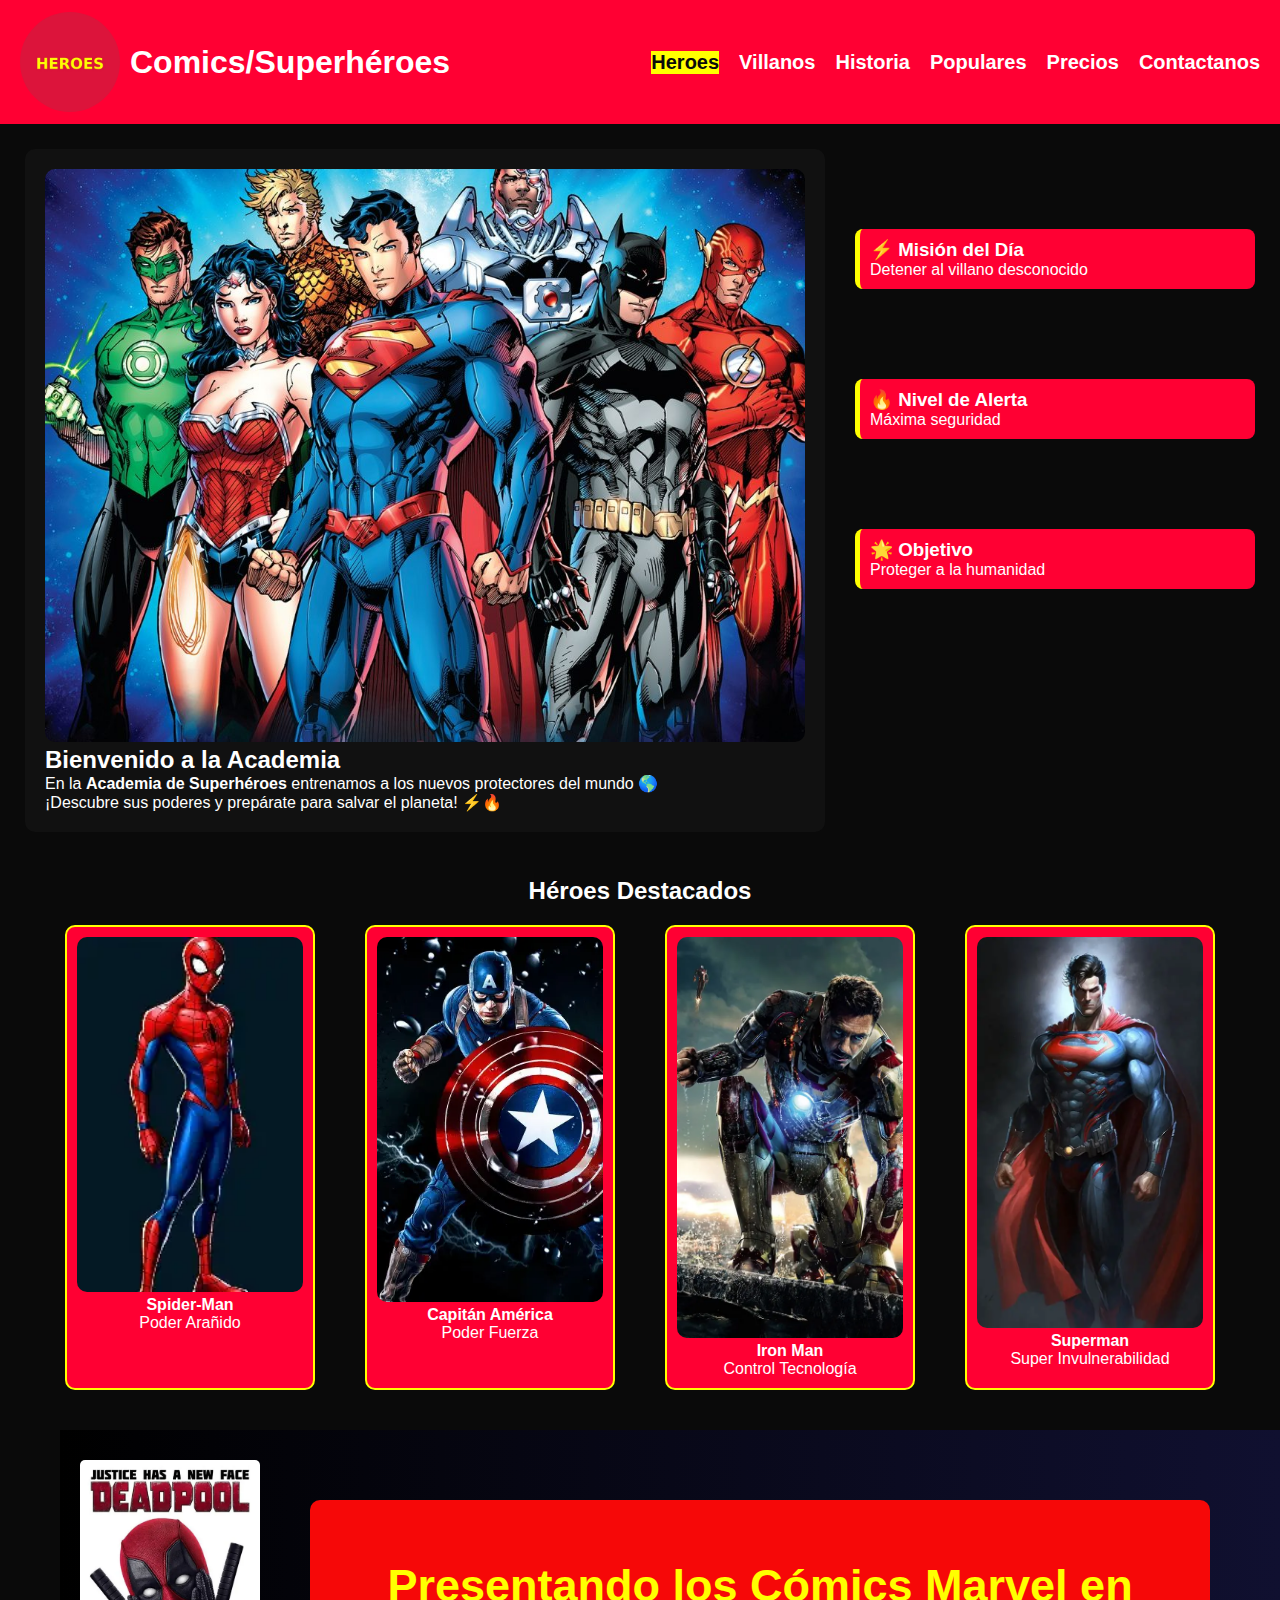
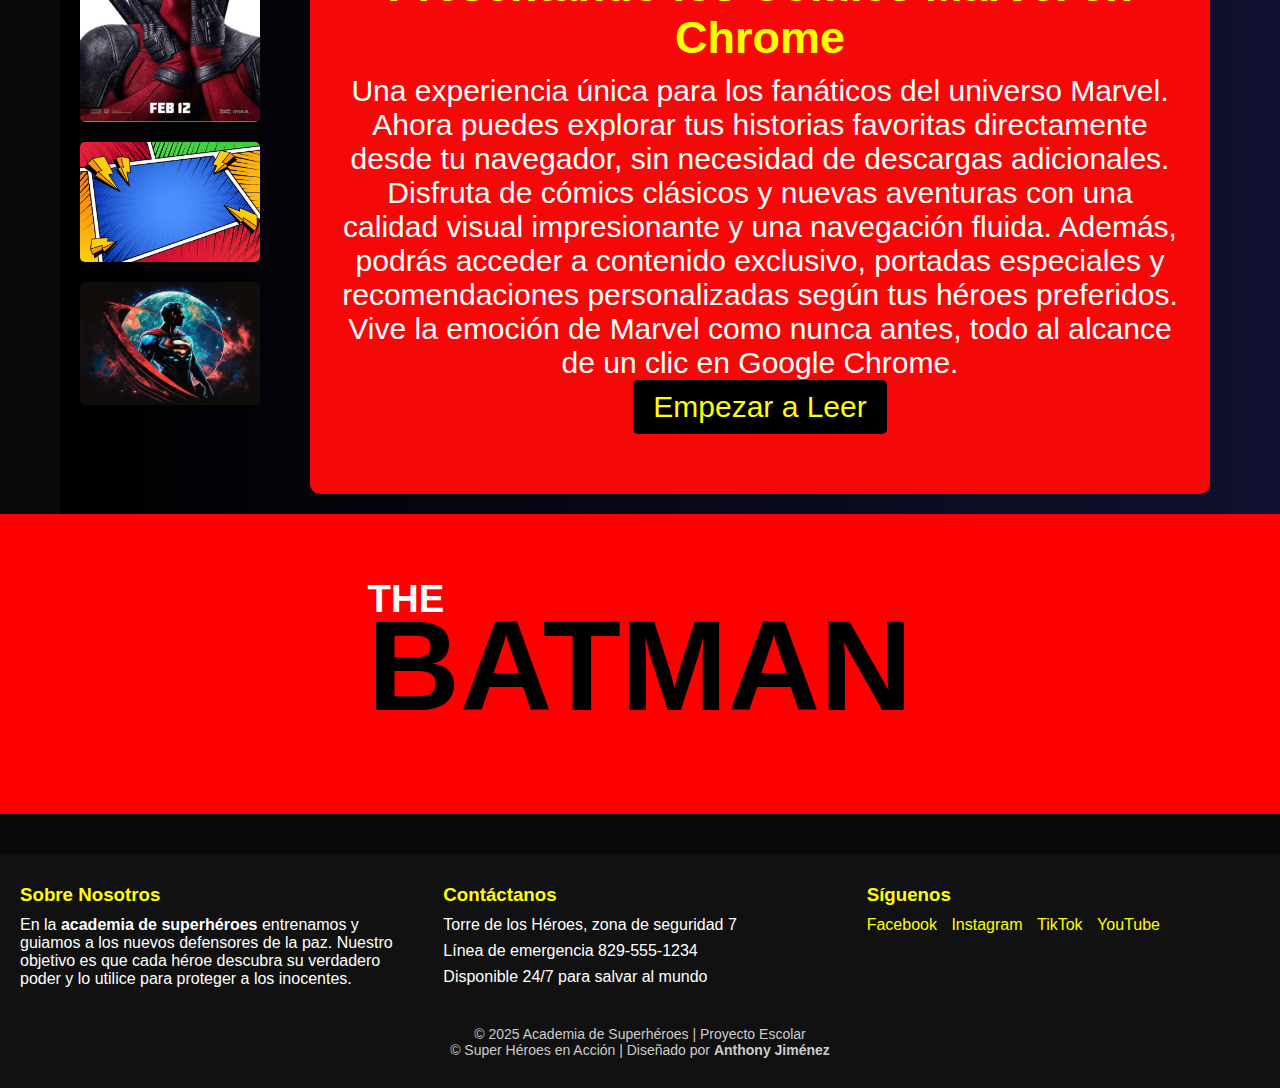
<file: index.html>
<!DOCTYPE html>
<html lang="es">
<head>
  <meta charset="UTF-8" />
  <meta name="viewport" content="width=device-width, initial-scale=1.0"/>
  <title>Anthony Barber Shop</title>
  <link rel="stylesheet" href="css/barberAnthony.css" />
</head>
<body>

  <header class="header">
    <div class="logo">
      <img src="imagenn/WhatsApp Image 2025-11-01 at 2.02.33 PM (1).jpeg" alt="Logo Héroes" />
      <h1>Comics/Superhéroes</h1>
    </div>

    <div class="menu-toggle" id="menu-toggle">
      <span></span><span></span><span></span>
    </div>

    <nav class="nav" id="nav">
      <a href="index.html" id="activo">Heroes</a>
      <a href="sevi.html">Villanos</a>
      <a href="historia.html">Historia</a>
      <a href="#">Populares</a>
      <a href="#">Precios</a>
      <a href="#">Contactanos</a>
    </nav>
  </header>

  <main class="contenedor">
    <section class="articulo">
      <img src="imagenn/superheroes-juntos-1024x772.jpg" alt="Héroes" />
      <h2>Bienvenido a la Academia</h2>
      <p>En la <b>Academia de Superhéroes</b> entrenamos a los nuevos protectores del mundo 🌎</p>
      <p>¡Descubre sus poderes y prepárate para salvar el planeta! ⚡🔥</p>
    </section>

    <aside class="publicidad">
      <div class="anuncio">
        <h3>⚡ Misión del Día</h3>
        <p>Detener al villano desconocido</p>
      </div>
      <div class="anuncio">
        <h3>🔥 Nivel de Alerta</h3>
        <p>Máxima seguridad</p>
      </div>
      <div class="anuncioo">
        <h3>🌟 Objetivo</h3>
        <p>Proteger a la humanidad</p>
      </div>
    </aside>
  </main>

  <section id="equipo">
    <h2>Héroes Destacados</h2>
    <div class="heroes-grid">
      <div class="hero-card">
        <img src="imagenn/ara3.webp" />
        <h4>Spider-Man</h4>
        <p>Poder Arañido</p>
      </div>
      <div class="hero-card">
        <img src="imagenn/capitan.webp" />
        <h4>Capitán América</h4>
        <p>Poder Fuerza</p>
      </div>
      <div class="hero-card">
        <img src="imagenn/iron man.webp" />
        <h4>Iron Man</h4>
        <p>Control Tecnología</p>
      </div>
      <div class="hero-card">
        <img src="imagenn/soper2.webp" />
        <h4>Superman</h4>
        <p>Super Invulnerabilidad</p>
      </div>
    </div>
  </section>

  <section class="banner">
    <div class="izquierda">
      <img src="imagenn/porter.webp" alt="">
      <img src="imagenn/papel-tapiz-estilo-comic_79603-1248.avif" alt="">
      <img src="imagenn/super.webp" alt="">
    </div>

    <div class="centro">
      <div class="texto">
        <h2>Presentando los Cómics Marvel en Chrome</h2>
        <p>Una experiencia única para los fanáticos del universo Marvel. Ahora puedes explorar tus historias favoritas directamente desde tu navegador, sin necesidad de descargas adicionales. Disfruta de cómics clásicos y nuevas aventuras con una calidad visual impresionante y una navegación fluida. Además, podrás acceder a contenido exclusivo, portadas especiales y recomendaciones personalizadas según tus héroes preferidos. Vive la emoción de Marvel como nunca antes, todo al alcance de un clic en Google Chrome.</p>
        <button>Empezar a Leer</button>
      </div>
    </div>
  </section>

  <div id="ultimo">
    <h1 class="title"><span>THE</span> BATMAN</h1>
  </div>

  <footer>
    <div class="footer-contenedor">
      <div class="footer-seccion">
        <h3>Sobre Nosotros</h3>
        <p>En la <b>academia de superhéroes</b> entrenamos y guiamos a los nuevos defensores de la paz. Nuestro objetivo es que cada héroe descubra su verdadero poder y lo utilice para proteger a los inocentes.</p>
      </div>
      <div class="footer-seccion">
        <h3>Contáctanos</h3>
        <p>Torre de los Héroes, zona de seguridad 7</p>
        <p>Línea de emergencia 829-555-1234</p>
        <p>Disponible 24/7 para salvar al mundo</p>
      </div>
      <div class="footer-seccion">
        <h3>Síguenos</h3>
        <div class="redes">
          <a href="#">Facebook</a>
          <a href="#">Instagram</a>
          <a href="#">TikTok</a>
          <a href="#">YouTube</a>
        </div>
      </div>
    </div>
    <div class="footer-copy">
      <p>© 2025 Academia de Superhéroes | Proyecto Escolar</p>
      <p>© Super Héroes en Acción | Diseñado por <b>Anthony Jiménez</b></p>
    </div>
  </footer>

  <script src="js/java.js"></script>
</body>
</html>
</file>
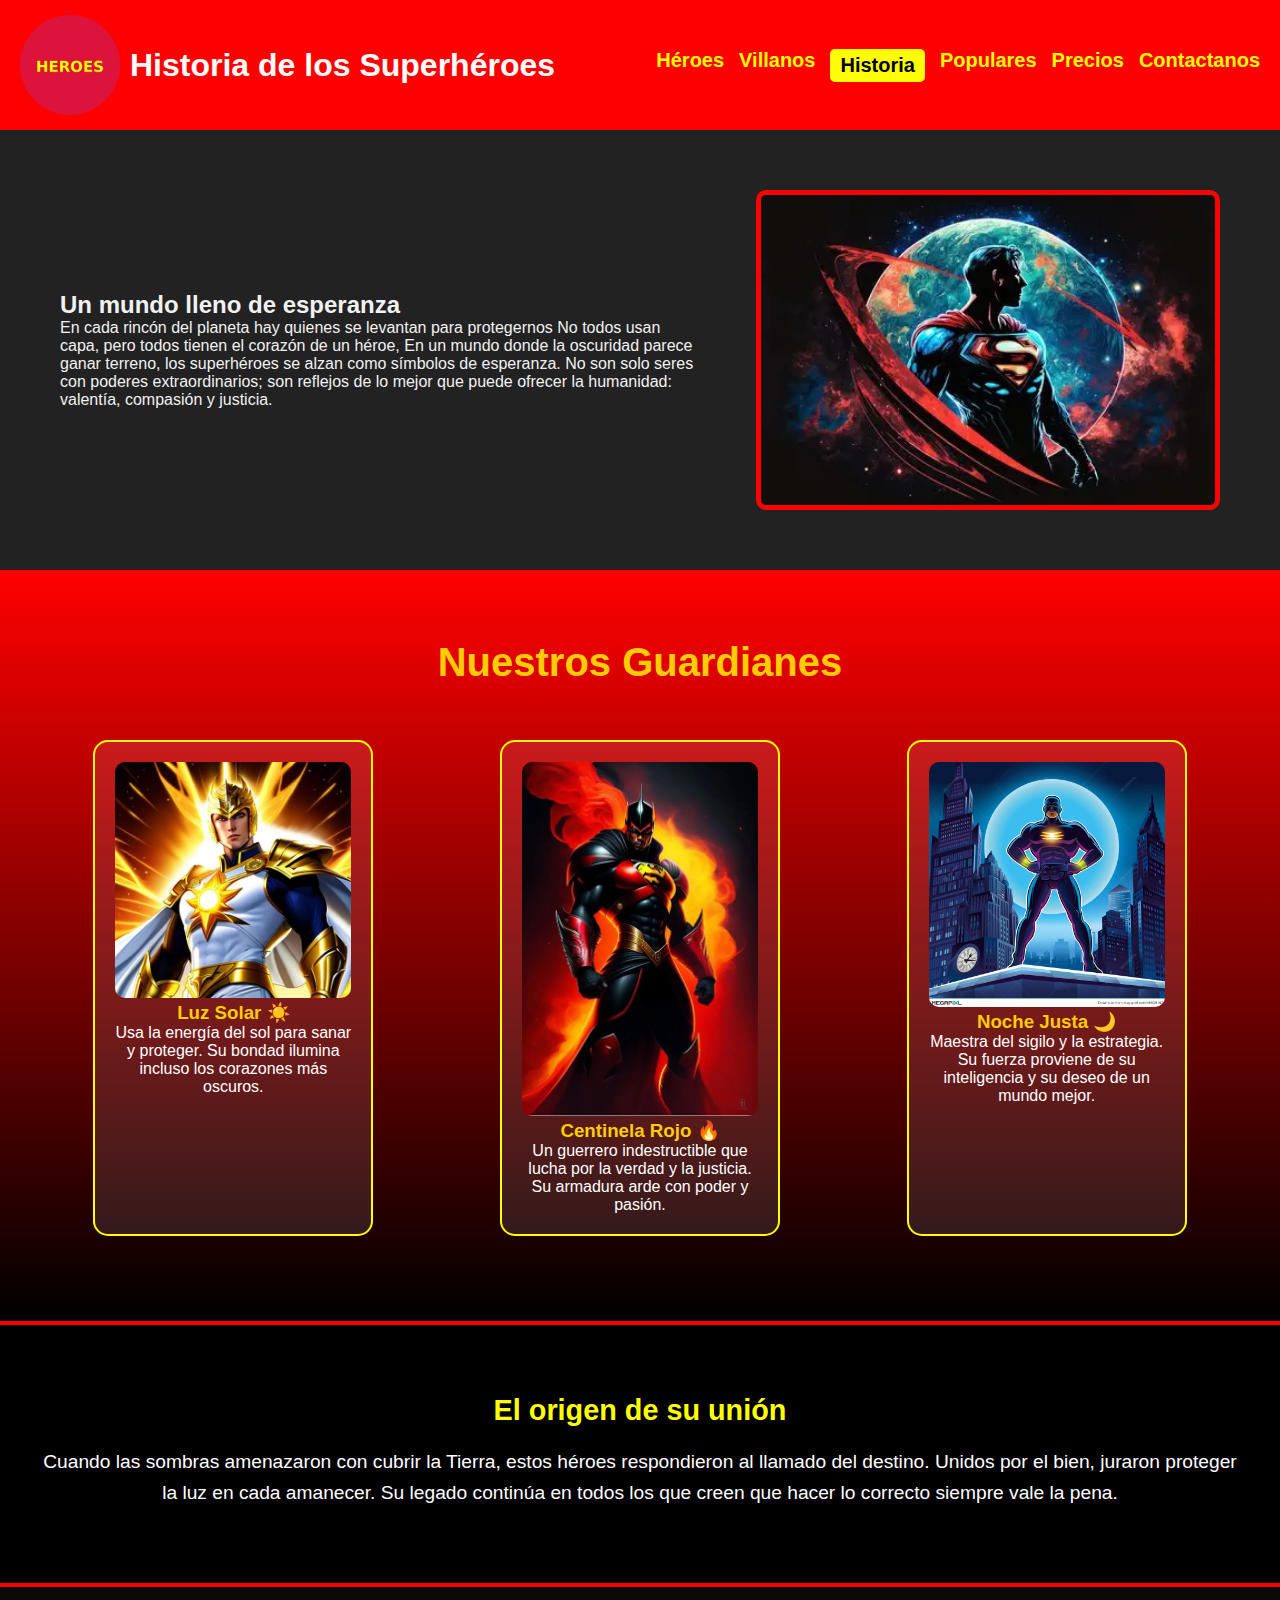
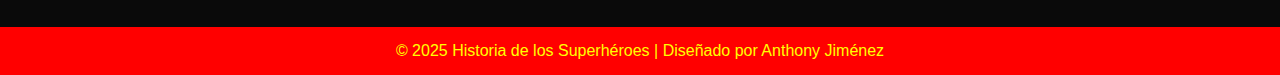
<file: historia.html>
<!DOCTYPE html>
<html lang="es">
<head>
  <meta charset="UTF-8" />
  <meta name="viewport" content="width=device-width, initial-scale=1.0"/>
  <title>Historia de los Superhéroes</title>
  <link rel="stylesheet" href="css/historia.css" />
</head>
<body>

  <header class="header">
    <div class="logo">
      <img src="imagenn/WhatsApp Image 2025-11-01 at 2.02.33 PM (1).jpeg" alt="Logo Historia" />
      <h1>Historia de los Superhéroes</h1>
    </div>

    <div class="menu-toggle" id="menu-toggle">
      <span></span><span></span><span></span>
    </div>

    <nav class="nav" id="nav">
      <a href="index.html">Héroes</a>
      <a href="sevi.html">Villanos</a>
      <a href="historia.html" class="activo">Historia</a>
      <a href="#">Populares</a>
      <a href="#">Precios</a>
      <a href="#">Contactanos</a>
    </nav>
  </header>
  
  <section class="introduccion">
    <div class="texto">
      <h2>Un mundo lleno de esperanza</h2>
      <p>
        En cada rincón del planeta hay quienes se levantan para protegernos
        No todos usan capa, pero todos tienen el corazón de un héroe,
        En un mundo donde la oscuridad parece ganar terreno, los superhéroes se alzan como símbolos de esperanza. No son solo seres con poderes extraordinarios; son reflejos de lo mejor que puede ofrecer la humanidad: valentía, compasión y justicia.
      </p>
    </div>
    <img src="imagenn/super.webp" alt="Equipo de superhéroes">
  </section>

  <section class="heroes">
    <h2>Nuestros Guardianes</h2>
    <div class="tarjetas">
      <div class="tarjeta">
        <img src="imagenn/luz.webp" alt="Luz Solar">
        <h3>Luz Solar ☀️</h3>
        <p>Usa la energía del sol para sanar y proteger. Su bondad ilumina incluso los corazones más oscuros.</p>
      </div>

      <div class="tarjeta">
        <img src="imagenn/centenela.webp" alt="Centinela Rojo">
        <h3>Centinela Rojo 🔥</h3>
        <p>Un guerrero indestructible que lucha por la verdad y la justicia. Su armadura arde con poder y pasión.</p>
      </div>

      <div class="tarjeta">
        <img src="imagenn/noche justa.webp" alt="Noche Justa">
        <h3>Noche Justa 🌙</h3>
        <p>Maestra del sigilo y la estrategia. Su fuerza proviene de su inteligencia y su deseo de un mundo mejor.</p>
      </div>
    </div>
  </section>

  <section class="historia">
    <h2>El origen de su unión</h2>
    <p>
      Cuando las sombras amenazaron con cubrir la Tierra, estos héroes respondieron al llamado del destino.
      Unidos por el bien, juraron proteger la luz en cada amanecer. Su legado continúa en todos los que creen
      que hacer lo correcto siempre vale la pena.
    </p>
  </section>

  
  <footer>
    <p>© 2025 Historia de los Superhéroes | Diseñado por Anthony Jiménez</p>
  </footer>

  <script src="js/java.js"></script>
</body>
</html>
</file>
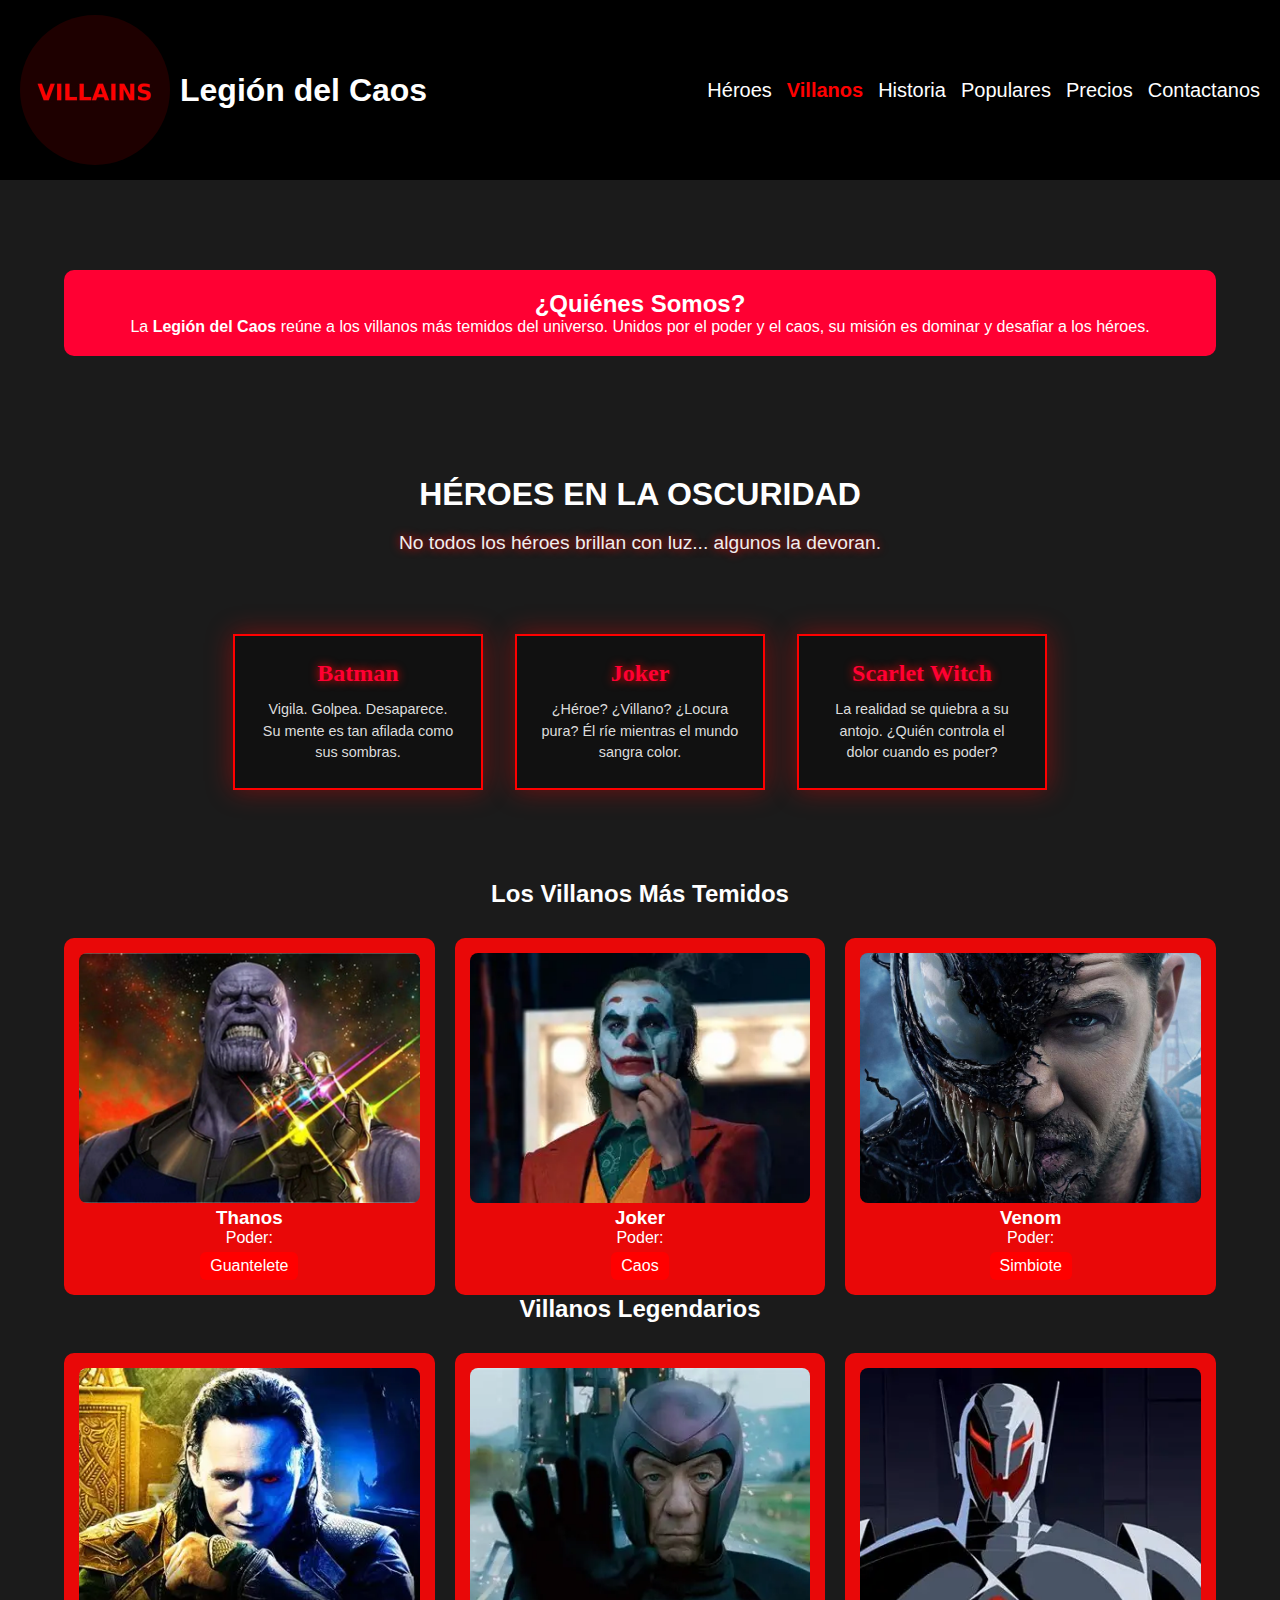
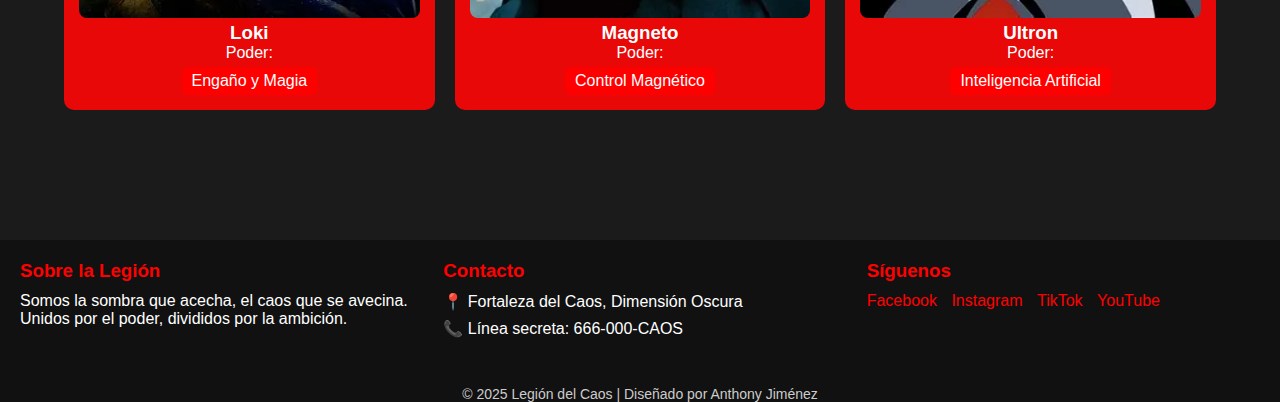
<file: sevi.html>
<!DOCTYPE html>
<html lang="es">
<head>
  <meta charset="UTF-8">
  <meta name="viewport" content="width=device-width, initial-scale=1.0">
  <title>Villanos del Caos</title>
  <link rel="stylesheet" href="css/villanos.css">
</head>
<body>

  <header class="header">
    <div class="logo">
      <img src="imagenn/WhatsApp Image 2025-11-01 at 2.02.33 PM.jpeg" alt="Logo Villanos">
      <h1>Legión del Caos</h1>
    </div>

    <div class="menu-toggle" id="menu-toggle">
      <span></span><span></span><span></span>
    </div>

    <nav class="nav" id="nav">
      <a href="index.html">Héroes</a>
      <a href="villanos.html" class="activo">Villanos</a>
      <a href="historia.html">Historia</a>
       <a href="#">Populares</a>
      <a href="#">Precios</a>
      <a href="#">Contactanos</a>
    </nav>
  </header>

  <main class="contenedor">
    <section class="introduccion">
      <h2>¿Quiénes Somos?</h2>
      <p>La <strong>Legión del Caos</strong> reúne a los villanos más temidos del universo. Unidos por el poder y el caos, su misión es dominar y desafiar a los héroes.</p>
    </section>
    <main class="contenedor">
    <h1 class="titulo-glitch" data-text="HÉROES EN LA OSCURIDAD">HÉROES EN LA OSCURIDAD</h1>
    <p class="frase">No todos los héroes brillan con luz... algunos la devoran.</p>

    <section class="heroes">
      <div class="heroe batman">
        <h2>Batman</h2>
        <p>Vigila. Golpea. Desaparece. Su mente es tan afilada como sus sombras.</p>
      </div>

      <div class="heroe joker">
        <h2>Joker</h2>
        <p>¿Héroe? ¿Villano? ¿Locura pura? Él ríe mientras el mundo sangra color.</p>
      </div>

      <div class="heroe scarlet">
        <h2>Scarlet Witch</h2>
        <p>La realidad se quiebra a su antojo. ¿Quién controla el dolor cuando es poder?</p>
      </div>
    </section>
  </main>

    <h2>Los Villanos Más Temidos</h2>
    <div class="tarjetas">
      <div class="tarjeta">
        <img src="imagenn/thanito.webp" alt="Thanos">
        <h3>Thanos</h3>
        <p>Poder:</p>
        <span class="poder">Guantelete</span>
      </div>
      <div class="tarjeta">
        <img src="imagenn/joker.webp" alt="Joker">
        <h3>Joker</h3>
        <p>Poder:</p>
        <span class="poder">Caos</span>
      </div>
      <div class="tarjeta">
        <img src="imagenn/venom-233440429-large.jpg" alt="Venom">
        <h3>Venom</h3>
        <p>Poder:</p>
        <span class="poder">Simbiote</span>
      </div>
    </div>

    <h2>Villanos Legendarios</h2>
    <div class="tarjetas">
      <div class="tarjeta">
        <img src="imagenn/loki.webp" alt="Loki">
        <h3>Loki</h3>
        <p>Poder:</p>
        <span class="poder">Engaño y Magia</span>
      </div>
      <div class="tarjeta">
        <img src="imagenn/magnrto.webp" alt="Magneto">
        <h3>Magneto</h3>
        <p>Poder:</p>
        <span class="poder">Control Magnético</span>
      </div>
      <div class="tarjeta">
        <img src="imagenn/ultron.webp" alt="Ultron">
        <h3>Ultron</h3>
        <p>Poder:</p>
        <span class="poder">Inteligencia Artificial</span>
      </div>
    </div>
  </main>
   

  <footer>
    <div class="footer-contenedor">
      <div class="footer-seccion">
        <h3>Sobre la Legión</h3>
        <p>Somos la sombra que acecha, el caos que se avecina. Unidos por el poder, divididos por la ambición.</p>
      </div>
      <div class="footer-seccion">
        <h3>Contacto</h3>
        <p>📍 Fortaleza del Caos, Dimensión Oscura</p>
        <p>📞 Línea secreta: 666-000-CAOS</p>
      </div>
      <div class="footer-seccion">
        <h3>Síguenos</h3>
        <div class="redes">
          <a href="#">Facebook</a>
          <a href="#">Instagram</a>
          <a href="#">TikTok</a>
          <a href="#">YouTube</a>
        </div>
      </div>
    </div>
    <div class="footer-copy">
      <p>© 2025 Legión del Caos | Diseñado por Anthony Jiménez</p>
    </div>
  </footer>

  <script src="js/java.js"></script>
</body>
</html>
</file>
<file: css/barberAnthony.css>
* {
  margin: 0;
  padding: 0;
  box-sizing: border-box;
}

body {
  background: #0a0a0a;
  color: #fff;
  font-family: "Poppins", sans-serif;
  overflow-x: hidden;
}

.header {
  background: #ff0033;
  padding: 12px 20px;
  display: flex;
  justify-content: space-between;
  align-items: center;
}

.logo {
  display: flex;
  align-items: center;
  gap: 10px;
}

.logo img {
  width: 100px;
  border-radius: 50%;
}

.nav {
  display: flex;
  gap: 20px;
}

.nav a {
  text-decoration: none;
  color: white;
  font-weight: 600;
  transition: 0.3s;
  font-size: 20px;
}

.nav a:hover,
.nav a.active {
  text-shadow: 0 0 10px yellow;
}

.menu-toggle {
  display: none;
  flex-direction: column;
  cursor: pointer;
  gap: 5px;
}

.menu-toggle span {
  width: 28px;
  height: 3px;
  background: white;
  transition: 0.3s;
}

.menu-toggle:hover span {
  background: yellow;
}


.contenedor {
  display: flex;
  flex-wrap: wrap;
  gap: 30px;
  padding: 25px;
  max-width: 100%;
}

.articulo {
  flex: 4;
  min-width: 100px;
  max-width: 800px;
  background: #111;
  padding: 20px;
  border-radius: 10px;
}

.articulo img {
  width: 100%;
  border-radius: 10px;
}

.publicidad {
  flex: 1;
  min-width: 100px;
  display: flex;
  margin-top: 80px;
  flex-direction: column;
  gap: 90px;
}

.publicidad div {
  background: #ff0033;
  padding: 10px;
  border-left: 5px solid yellow;
  border-radius: 8px;
}


#equipo {
  text-align: center;
  padding: 20px;
}

.heroes-grid {
  display: flex;
  justify-content: center;
  gap: 50px;
  flex-wrap: wrap;
  padding: 20px;
}

.hero-card {
  background: #ff0033;
  padding: 10px;
  width: 250px;
  border-radius: 10px;
  border: 2px solid yellow;
}

.hero-card img {
  width: 100%;
  border-radius: 10px;
}

.hero-card:hover {
  background-color: #d4af37;
  color: #0a0a0a;
}


.banner {
  display: flex;
  padding: 20px;
  margin-left: 60px;
  background: linear-gradient(to right, #000, #101030);
}

.izquierda {
  display: flex;
  flex-direction: column;
}

.izquierda img {
  width: 180px;
  margin: 10px 0;
  border-radius: 5px;
}

.centro {
  flex: 3;
  text-align: center;
  display: flex;
  justify-content: center;
}

.texto {
  width: 90%;
  height: auto;
  background: rgb(246, 8, 8);
  padding: 60px 30px;
  border-radius: 10px;
  margin-top: 50px;
  font-size: 30px;
  

  
}

.texto h2 {
  color: yellow;
  margin-bottom: 10px;
}

.texto button {
  background: #000000;
  border: none;
  padding: 10px 20px;
  color: yellow;
  border-radius: 5px;
  font-size: 30px;
  cursor: pointer;
}

.texto button:hover {
  background: #ff0008;
}

#ultimo {
  background-color: #ff0000;
  width: 100%;
  height: 300px;
  background-repeat: no-repeat;
  background-size: cover;
  background-position: center;
  display: flex;
  justify-content: center;
}
.title {
  position: relative;
  font-size: 10vw;        
  font-weight: 900;
  color: rgb(0, 0, 0);            
  text-transform: uppercase;
  z-index: 2;
  line-height: 0.8;
  top: 220px;
  transform: translateY(-50%);
}

.title span {
  display: block;
  font-size: 3vw;         
  color: #fff;            
}

footer {
  background: #111;
  color: white;
  padding: 30px 20px;
  margin-top: 40px;
}

.footer-contenedor {
  display: flex;
  justify-content: space-between;
  flex-wrap: wrap;
  gap: 30px;
}

.footer-seccion {
  flex: 1;
  min-width: 250px;
}

.footer-seccion h3 {
  color: yellow;
  margin-bottom: 10px;
}

.footer-seccion p {
  margin-bottom: 8px;
}

.redes a {
  display: inline-block;
  margin-right: 10px;
  color: yellow;
  text-decoration: none;
}

.redes a:hover {
  text-decoration: underline;
}

.footer-copy {
  text-align: center;
  margin-top: 30px;
  font-size: 14px;
  color: #ccc;
}




@media (max-width: 991px) {
  .banner {
    flex-direction: column;
    margin-left: 0;
  }

  .izquierda {
    flex-direction: row;
    justify-content: center;
    flex-wrap: wrap;
  }

  .izquierda img {
    width: 140px;
  }

  .texto {
    margin: 30px auto;
    font-size: 20px;
  }

  .hero-card {
    width: 200px;
  }

  .footer-contenedor {
    flex-direction: column;
    align-items: center;
  }
}

@media (max-width: 480px) {
  .header {
    flex-wrap: wrap;
  }

  .logo img {
    width: 70px;
  }

  .logo h1 {
    font-size: 18px;
  }

  .menu-toggle {
    display: flex;
  }

  .nav {
    display: none;
    flex-direction: column;
    background: #ff0033;
    position: absolute;
    top: 70px;
    right: 20px;
    padding: 10px;
    border-radius: 10px;
    z-index: 1000;
  }

  .nav.active {
    display: flex;
  }

  .contenedor {
    flex-direction: column;
  }

  .publicidad {
    margin-top: 20px;
    gap: 30px;
  }

  .texto {
    padding: 30px 20px;
    font-size: 18px;
  }

  .texto button {
    font-size: 20px;
  }

  .hero-card {
    width: 100%;
  }
}

#activo {
  background-color: yellow;
  color: #0a0a0a;
}
</file>
<file: css/historia.css>
* {
  margin: 0;
  padding: 0;
  box-sizing: border-box;
  font-family: "Poppins", sans-serif;
}

body {
  background-color: #0a0a0a;
  color: white;
}

.header {
  background-color: #ff0000;
  padding: 15px 20px;
  display: flex;
  justify-content: space-between;
  align-items: center;
}

.logo {
  display: flex;
  align-items: center;
  gap: 10px;
}

.logo img {
  width: 100px;
  height: 100px;
  border-radius: 50%;
}

.nav {
  display: flex;
  gap: 15px;
}

.nav a {
  color: yellow;
  text-decoration: none;
  font-weight: bold;
  font-size: 20px;
}

.nav a:hover,
.nav .activo {
  color: black;
  background-color: yellow;
  padding: 5px 10px;
  border-radius: 5px;
}

.menu-toggle {
  display: none;
  flex-direction: column;
  cursor: pointer;
}

.menu-toggle span {
  background: yellow;
  height: 4px;
  width: 25px;
  margin: 3px;
}

.contenedor {
  padding: 40px 20px;
}

.encabezado {
  background: linear-gradient(135deg, red, #ffcc00);
  text-align: center;
  padding: 80px 20px;
  color: black;
}

.encabezado h1 {
  font-size: 3em;
  margin: 0;
}

.encabezado p {
  font-size: 1.3em;
  font-weight: bold;
}

.introduccion {
  display: flex;
  align-items: center;
  justify-content: space-between;
  padding: 60px;
  background-color: #222;
  color: #f1f1f1;
}

.introduccion img {
  width: 40%;
  border: 5px solid red;
  border-radius: 10px;
}

.introduccion .texto {
  width: 55%;
}

.heroes {
  background: linear-gradient(180deg, #ff0000, #000);
  padding: 70px 30px;
  text-align: center;
}

.heroes h2 {
  color: #ffcc00;
  font-size: 2.5em;
}

.tarjetas {
  display: flex;
  justify-content: space-around;
  flex-wrap: wrap;
  margin-top: 40px;
}

.tarjeta {
  background: rgba(255, 255, 255, 0.1);
  border: 2px solid yellow;
  border-radius: 15px;
  width: 280px;
  padding: 20px;
  margin: 15px;
  transition: transform 0.3s ease, box-shadow 0.3s ease;
}

.tarjeta:hover {
  transform: translateY(-10px);
  box-shadow: 0 0 20px yellow;
}

.tarjeta img {
  width: 100%;
  border-radius: 10px;
}

.tarjeta h3 {
  color: #ffcc00;
}

.historia {
  background-color: #000;
  color: #fff;
  padding: 60px 40px;
  line-height: 1.8;
  font-size: 1.2em;
  text-align: center;
  border-top: 4px solid red;
  border-bottom: 4px solid red;
}

.historia h2,
.historia h3 {
  color: yellow;
  margin-bottom: 10px;
}

.historia p {
  margin-bottom: 15px;
  line-height: 1.6;
}

.frase {
  background: #ffcc00;
  color: black;
  padding: 80px 20px;
  text-align: center;
  font-style: italic;
}

.frase span {
  display: block;
  margin-top: 15px;
  font-weight: bold;
}

footer {
  background-color: #ff0000;
  text-align: center;
  padding: 15px;
  margin-top: 40px;
  color: yellow;
}
</file>
<file: css/villanos.css>
* {
  margin: 0;
  padding: 0;
  box-sizing: border-box;
  font-family: "Poppins", sans-serif;
}

body {
  background-color: #1b1b1b;
  color: white;
  overflow-x: hidden;
}

.header {
  background-color: #000000;
  padding: 15px 20px;
  display: flex;
  justify-content: space-between;
  align-items: center;
}

.logo {
  display: flex;
  align-items: center;
  gap: 10px;
}

.logo img {
  width: 150px;
  height: 150px;
  border-radius: 50%;
}

.nav {
  display: flex;
  gap: 15px;
}

.nav a {
  color: white;
  text-decoration: none;
  font-size: 20px;
}

.nav a:hover, .nav .activo {
  color: red;
  font-weight: bold;
}

.menu-toggle {
  display: none;
  flex-direction: column;
  cursor: pointer;
}

.menu-toggle span {
  background: white;
  height: 4px;
  width: 25px;
  margin: 3px;
}

.contenedor {
  text-align: center;
  padding: 40px 20px;
}

.introduccion {
background: #ff0033;
  padding: 20px;
  border-radius: 10px;
  margin-bottom: 30px;
}

.tarjetas {
  display: grid;
  grid-template-columns: repeat(auto-fit, minmax(230px, 1fr));
  gap: 20px;
  margin-top: 30px;
}

.tarjeta {
  background-color: #e90808;
  padding: 15px;
  border-radius: 10px;
  transition: transform 0.3s ease, background-color 0.3s ease;
}

.tarjeta:hover {
  transform: scale(1.08);
  background-color: #ffffff;
  color: #000000;
}

.tarjeta img {
  width: 100%;
  height: 250px;
  object-fit: cover;
  border-radius: 8px;
}

.poder {
  display: inline-block;
  background-color: red;
  padding: 5px 10px;
  border-radius: 6px;
  margin-top: 5px;
}

footer {
  background-color: #111;
  color: white;
  margin-top: 40px;
}

.footer-contenedor {
  display: flex;
  justify-content: space-between;
  flex-wrap: wrap;
  gap: 30px;
  padding: 20px;
}

.footer-seccion {
  flex: 1;
  min-width: 250px;
}

.footer-seccion h3 {
  color: red;
  margin-bottom: 10px;
}

.footer-seccion p {
  margin-bottom: 8px;
}

.redes a {
  display: inline-block;
  margin-right: 10px;
  color: red;
  text-decoration: none;
}

.redes a:hover {
  text-decoration: underline;
}

.footer-copy {
  text-align: center;
  margin-top: 20px;
  font-size: 14px;
  color: #ccc;
}

/* ✅ RESPONSIVE MENU */
@media (max-width: 768px) {
  .menu-toggle {
    display: flex;
  }

  .nav {
    display: none;
    flex-direction: column;
    background-color: #000;
    position: absolute;
    top: 80px;
    right: 20px;
    padding: 10px;
    border-radius: 10px;
    z-index: 1000;
  }

  .nav.active {
    display: flex;
  }

  .nav a {
    padding: 10px 0;
  }

  .footer-contenedor {
    flex-direction: column;
    align-items: center;
  }

  .footer-seccion {
    text-align: center;
  }
}
@import url('https://fonts.googleapis.com/css2?family=Press+Start+2P&family=Share+Tech+Mono&display=swap');


.fondo-glitch {
  position: fixed;
  inset: 0;
  background: repeating-linear-gradient(0deg, #000, #000 2px, #0a0a0a 2px, #0a0a0a 4px);
  animation: glitch-bg 1.5s infinite;
  mix-blend-mode: overlay;
  opacity: 0.4;
  z-index: -1;
}


.contenedor {
  text-align: center;
  padding: 10vh 5vw;
}



.titulo-glitch::before {
  left: 2px;
  text-shadow: -2px 0 magenta;
  animation: glitchTop 1s infinite linear alternate-reverse;
}

.titulo-glitch::after {
  left: -2px;
  text-shadow: -2px 0 cyan;
  animation: glitchBottom 1.2s infinite linear alternate-reverse;
}


.frase {
  font-size: 1.2em;
  color: #eee;
  margin-top: 1em;
  text-shadow: 0 0 10px red;
}

.heroes {
  display: flex;
  justify-content: center;
  gap: 2em;
  margin-top: 5em;
  flex-wrap: wrap;
}

.heroe {
  background: #111;
  border: 2px solid #f00;
  padding: 1.5em;
  width: 250px;
  box-shadow: 0 0 25px rgba(255,0,0,0.4);
  transition: 0.3s;
  cursor: pointer;
  position: relative;
  overflow: hidden;
}

.heroe:hover {
  transform: scale(1.1) rotate(-1deg);
  box-shadow: 0 0 40px red;
  background: linear-gradient(145deg, #200, #000);
}

.heroe h2 {
  color: #ff0033;
  text-shadow: 0 0 10px #f00;
  margin-bottom: 0.5em;
  font-family: 'Press Start 2P', cursive;
}

.heroe p {
  color: #ddd;
  font-size: 0.9em;
  line-height: 1.5;
}


.batman:hover { border-color: #444; box-shadow: 0 0 30px #666; }
.joker:hover { border-color: lime; box-shadow: 0 0 40px lime; }
.scarlet:hover { border-color: magenta; box-shadow: 0 0 50px magenta; }
</file>
